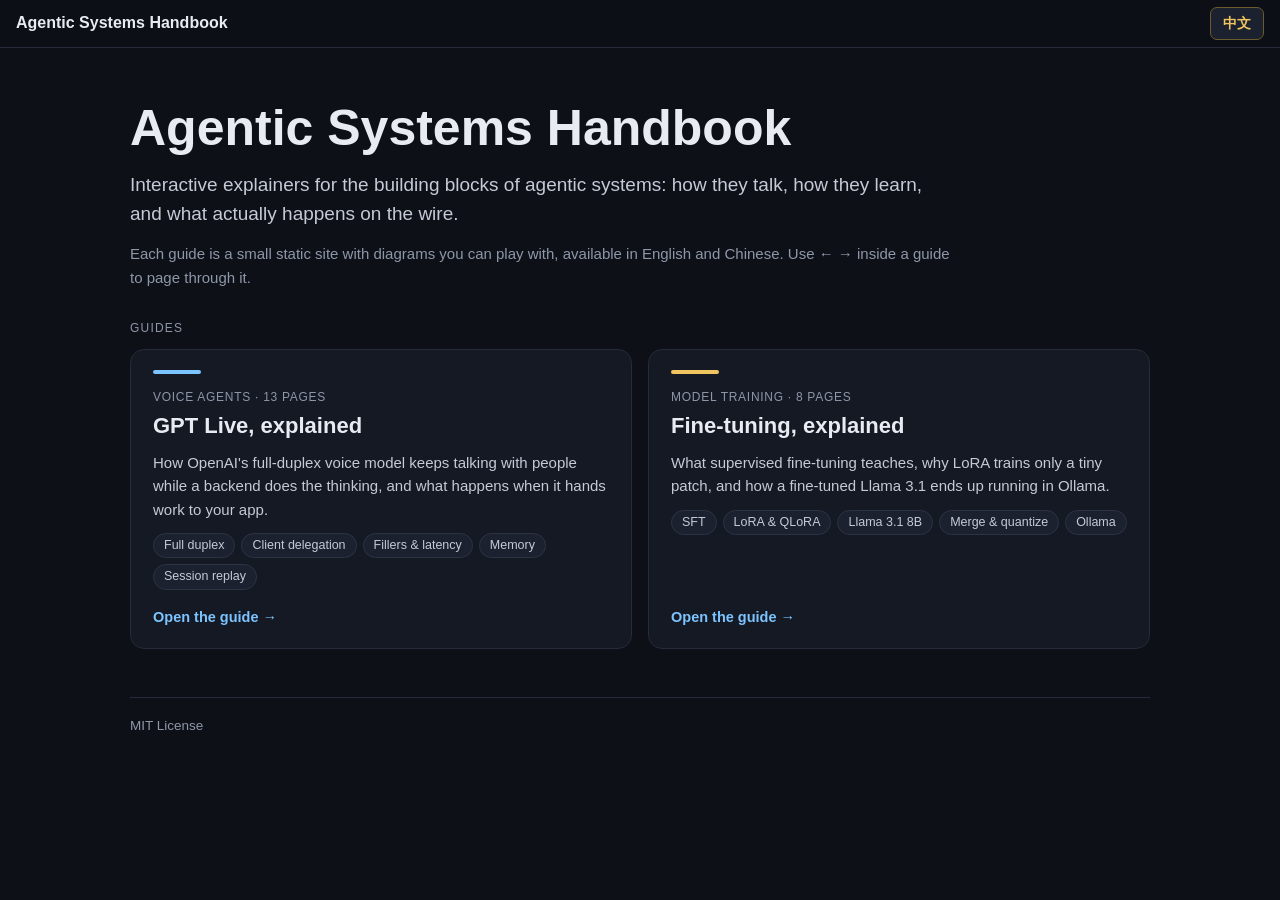
<file: index.html>
<!DOCTYPE html>
<html lang="en">
<head>
<meta charset="utf-8">
<meta name="viewport" content="width=device-width, initial-scale=1">
<title>Agentic Systems Handbook</title>
<style>
:root {
  --bg: #0d1017; --panel: #151924; --panel2: #1c2130; --ink: #e8ebf1; --muted: #8e97a8; --line: #252b39;
  --accent: #7cc4ff; --gold: #f0c560;
}
* { box-sizing: border-box; }
html, body { margin: 0; background: var(--bg); color: var(--ink);
  font: 16px/1.55 -apple-system, BlinkMacSystemFont, "Segoe UI", Inter, Roboto, "PingFang SC", "Hiragino Sans GB", "Microsoft YaHei", sans-serif; }
a { color: var(--accent); text-decoration: none; }
header { position: fixed; inset: 0 0 auto 0; height: 48px; display: flex; align-items: center; gap: 8px;
  padding: 0 16px; background: rgba(13,16,23,.94); border-bottom: 1px solid var(--line); z-index: 10; }
header .brand { color: var(--ink); font-weight: 650; }
header .spacer { flex: 1; }
button { background: var(--panel2); color: var(--gold); border: 1px solid #6b5a2a; border-radius: 7px;
  padding: 5px 12px; font: inherit; font-size: 14px; font-weight: 650; min-width: 52px; cursor: pointer; }
main { max-width: 1100px; margin: 0 auto; padding: 96px 40px 60px; }
h1 { font-size: 50px; line-height: 1.15; margin: 4px 0 12px; }
.lead { color: #c4cad6; font-size: 19px; margin: 0 0 14px; max-width: 820px; }
.note { color: var(--muted); font-size: 15px; max-width: 820px; margin: 0 0 30px; }
.sec-h { color: var(--muted); font-size: 12px; text-transform: uppercase; letter-spacing: .1em; margin: 20px 0 12px; }
.guides { display: grid; grid-template-columns: repeat(auto-fill, minmax(420px, 1fr)); gap: 16px; }
.guide { display: flex; flex-direction: column; background: var(--panel); border: 1px solid var(--line); border-radius: 14px;
  padding: 20px 22px; color: var(--ink); transition: border-color .15s, transform .15s; }
.guide:hover { border-color: #4a5570; transform: translateY(-2px); }
.guide .bar { height: 4px; width: 48px; border-radius: 2px; background: var(--c); }
.guide .tag { color: var(--muted); font-size: 12px; text-transform: uppercase; letter-spacing: .06em; margin-top: 14px; }
.guide b { font-size: 22px; margin: 2px 0 8px; }
.guide p { margin: 0 0 12px; color: #c4cad6; font-size: 15px; }
.guide ul { margin: 0 0 16px; padding: 0; list-style: none; display: flex; flex-wrap: wrap; gap: 6px; }
.guide li { font-size: 12.5px; color: #c4cad6; background: var(--panel2); border: 1px solid #2c3345; border-radius: 999px; padding: 2px 10px; }
.guide .go { margin-top: auto; color: var(--accent); font-weight: 600; font-size: 14.5px; }
footer { margin-top: 48px; padding-top: 18px; border-top: 1px solid var(--line); color: var(--muted); font-size: 13.5px; }
@media (max-width: 760px) {
  main { padding: 72px 16px 40px; }
  h1 { font-size: 34px; }
  .guides { grid-template-columns: 1fr; }
}
</style>
</head>
<body>
<header>
  <a href="./" class="brand" id="brand"></a>
  <span class="spacer"></span>
  <button id="lang"></button>
</header>
<main id="view"></main>

<script>
const TXT = {
  en: {
    brand: "Agentic Systems Handbook", lang: "中文", langTitle: "切换到中文",
    lead: "Interactive explainers for the building blocks of agentic systems: how they talk, how they learn, and what actually happens on the wire.",
    note: "Each guide is a small static site with diagrams you can play with, available in English and Chinese. Use ← → inside a guide to page through it.",
    guidesH: "Guides", open: "Open the guide →",
    footer: "MIT License",
    guides: [
      { href: "gpt-live/", c: "#7cc4ff", tag: "Voice agents · 13 pages", title: "GPT Live, explained",
        text: "How OpenAI's full-duplex voice model keeps talking with people while a backend does the thinking, and what happens when it hands work to your app.",
        topics: ["Full duplex", "Client delegation", "Fillers & latency", "Memory", "Session replay"] },
      { href: "fine-tuning/", c: "#f0c560", tag: "Model training · 8 pages", title: "Fine-tuning, explained",
        text: "What supervised fine-tuning teaches, why LoRA trains only a tiny patch, and how a fine-tuned Llama 3.1 ends up running in Ollama.",
        topics: ["SFT", "LoRA & QLoRA", "Llama 3.1 8B", "Merge & quantize", "Ollama"] },
    ],
  },
  zh: {
    brand: "智能体系统手册", lang: "EN", langTitle: "Switch to English",
    lead: "用可交互的图解讲清智能体系统的基本构件：它们怎么对话、怎么学习，以及线路上到底发生了什么。",
    note: "每个专题都是一个小型静态网站，图表可以动手操作，提供中英文两种语言。在专题内用 ← → 翻页。",
    guidesH: "专题", open: "打开专题 →",
    footer: "MIT 许可证",
    guides: [
      { href: "gpt-live/", c: "#7cc4ff", tag: "语音智能体 · 13 页", title: "GPT Live 图解",
        text: "OpenAI 的全双工语音模型如何一边和人聊天、一边让后台去思考，以及它把任务交给你的应用时到底发生了什么。",
        topics: ["全双工", "客户端委派", "填充语与延迟", "记忆", "会话回放"] },
      { href: "fine-tuning/", c: "#f0c560", tag: "模型训练 · 8 页", title: "微调，讲清楚",
        text: "监督微调（SFT）教了什么，LoRA 为什么只训练一小块补丁，以及微调后的 Llama 3.1 如何在 Ollama 里跑起来。",
        topics: ["SFT", "LoRA 与 QLoRA", "Llama 3.1 8B", "合并与量化", "Ollama"] },
    ],
  },
};
const esc = s => String(s).replace(/[&<>"]/g, c => ({ "&": "&amp;", "<": "&lt;", ">": "&gt;", '"': "&quot;" }[c]));
let LANG = (() => {
  const q = new URLSearchParams(location.search).get("lang");
  if (q === "en" || q === "zh") return q;
  try { const s = localStorage.getItem("handbook-lang"); if (s === "en" || s === "zh") return s; } catch (e) {}
  return (navigator.language || "").toLowerCase().startsWith("zh") ? "zh" : "en";
})();
function render() {
  const t = TXT[LANG];
  document.documentElement.lang = LANG === "zh" ? "zh-CN" : "en";
  document.title = t.brand;
  document.getElementById("brand").textContent = t.brand;
  const b = document.getElementById("lang");
  b.textContent = t.lang; b.title = t.langTitle;
  // pass the language on, so each guide opens in the same language
  document.getElementById("view").innerHTML = `<h1>${esc(t.brand)}</h1><p class="lead">${esc(t.lead)}</p><p class="note">${esc(t.note)}</p>
    <div class="sec-h">${esc(t.guidesH)}</div>
    <div class="guides">${t.guides.map(g => `<a class="guide" href="${g.href}index.html?lang=${LANG}" style="--c:${g.c}">
      <div class="bar"></div><div class="tag">${esc(g.tag)}</div><b>${esc(g.title)}</b><p>${esc(g.text)}</p>
      <ul>${g.topics.map(x => `<li>${esc(x)}</li>`).join("")}</ul><span class="go">${esc(t.open)}</span></a>`).join("")}</div>
    <footer>${esc(t.footer)}</footer>`;
}
document.getElementById("lang").onclick = () => {
  LANG = LANG === "en" ? "zh" : "en";
  try { localStorage.setItem("handbook-lang", LANG); } catch (e) {}
  render();
};
render();
</script>
</body>
</html>
</file>
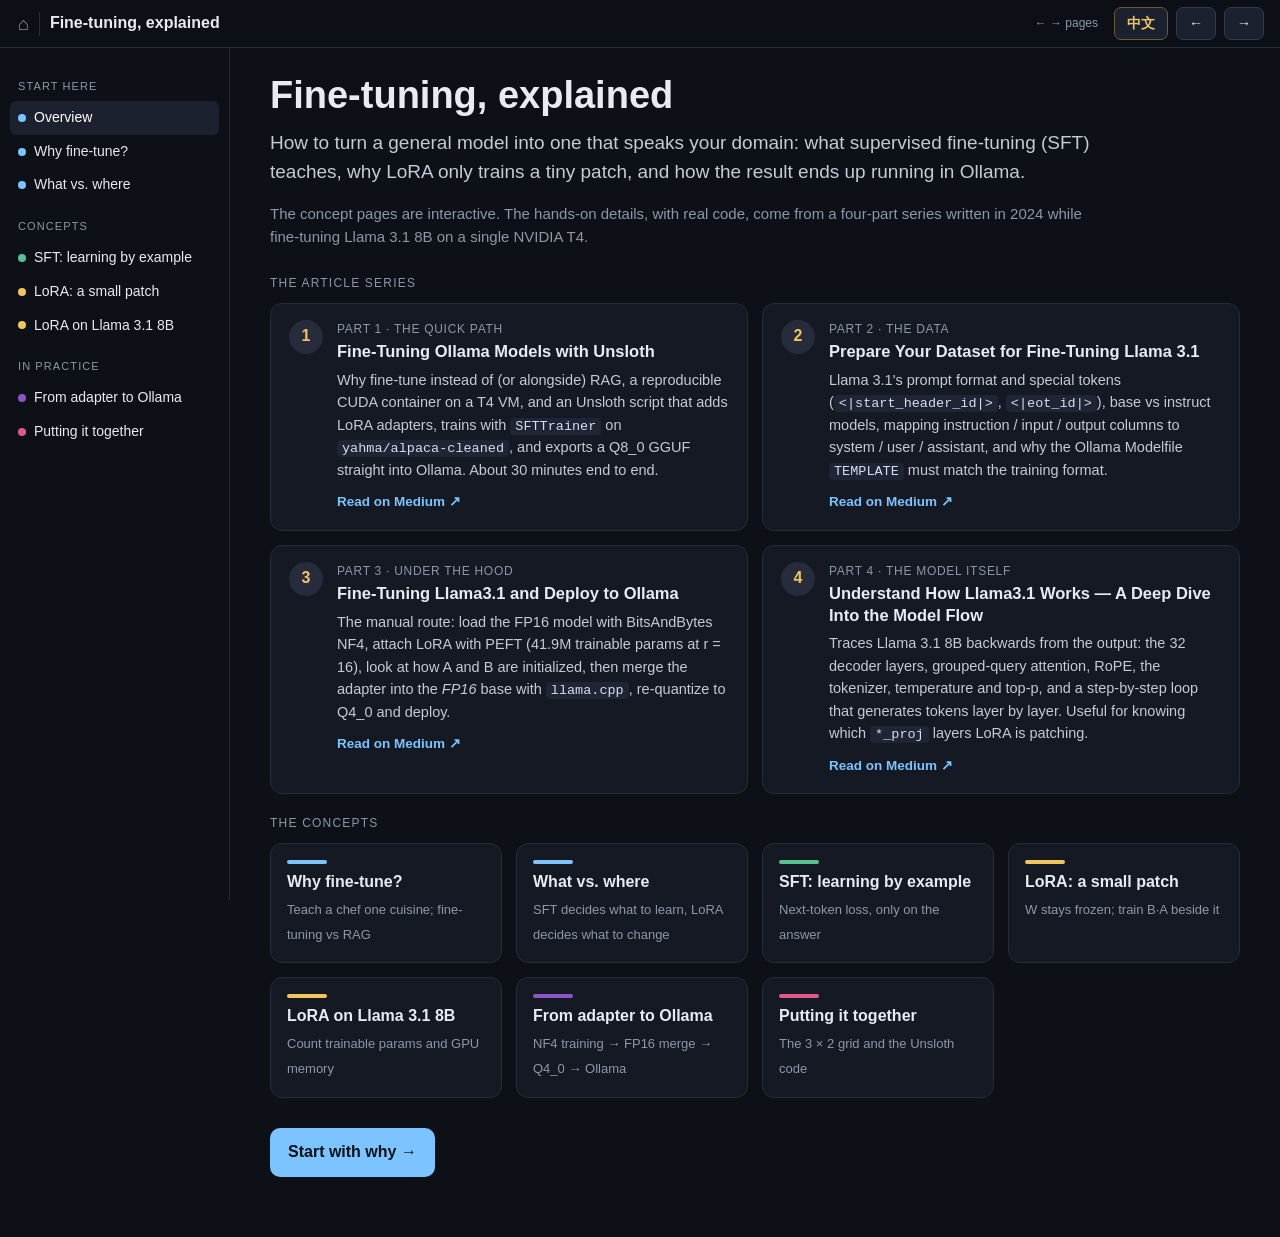
<file: fine-tuning/index.html>
<!DOCTYPE html>
<html lang="en">
<head>
<meta charset="utf-8">
<meta name="viewport" content="width=device-width, initial-scale=1">
<title>Fine-tuning, explained</title>
<link rel="stylesheet" href="styles.css">
</head>
<body>
<header>
  <a href="../index.html" class="up" title="Agentic Systems Handbook" aria-label="Agentic Systems Handbook">⌂</a>
  <a href="#" class="brand" id="brand">Fine-tuning, explained</a>
  <span class="spacer"></span>
  <span class="hint" id="hint"></span>
  <button id="lang" class="lang"></button>
  <button id="prev">←</button>
  <button id="next">→</button>
</header>
<nav id="side"></nav>
<main id="view"></main>

<script src="content.js"></script>
<script src="app.js"></script>
</body>
</html>
</file>
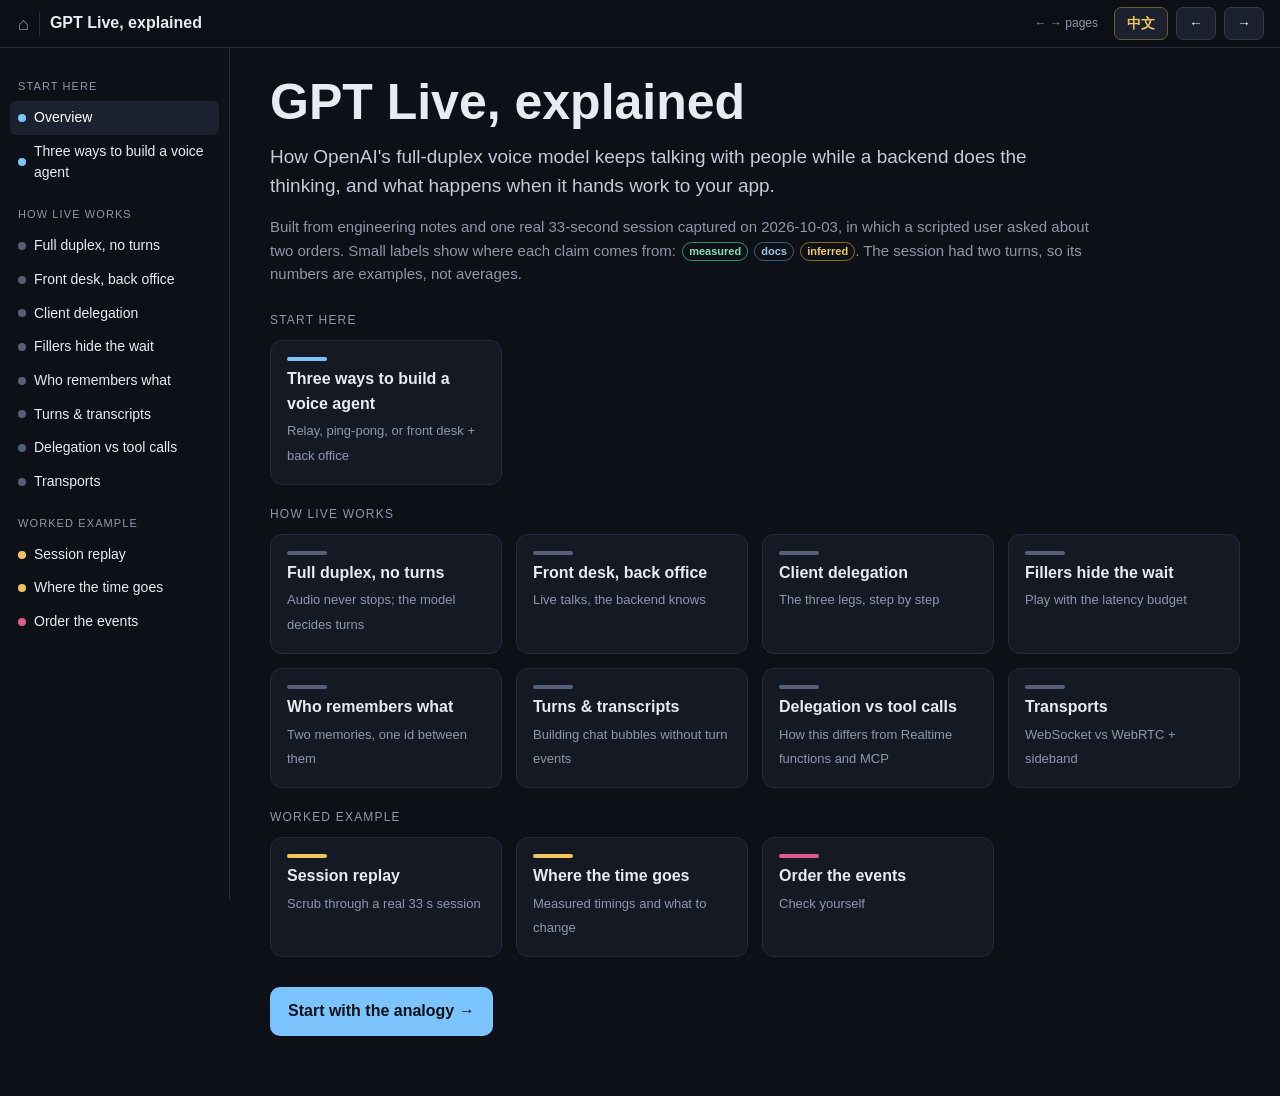
<file: gpt-live/index.html>
<!DOCTYPE html>
<html lang="en">
<head>
<meta charset="utf-8">
<meta name="viewport" content="width=device-width, initial-scale=1">
<title>GPT Live, explained</title>
<link rel="stylesheet" href="styles.css">
</head>
<body>
<header>
  <a href="../index.html" class="up" title="Agentic Systems Handbook" aria-label="Agentic Systems Handbook">⌂</a>
  <a href="#" class="brand" id="brand">GPT Live, explained</a>
  <span class="spacer"></span>
  <span class="hint" id="hint"></span>
  <button id="lang" class="lang"></button>
  <button id="prev">←</button>
  <button id="next">→</button>
</header>
<nav id="side"></nav>
<main id="view"></main>
<aside id="drawer" aria-live="polite"></aside>

<script src="data.js"></script>
<script src="content.js"></script>
<script src="app.js"></script>
</body>
</html>
</file>
<file: fine-tuning/styles.css>
:root {
  --bg: #0d1017; --panel: #151924; --panel2: #1c2130; --ink: #e8ebf1; --muted: #8e97a8; --line: #252b39;
  --accent: #7cc4ff; --gold: #f0c560; --bad: #e05a5a; --good: #59c08f;
}
* { box-sizing: border-box; }
html, body { margin: 0; background: var(--bg); color: var(--ink);
  font: 16px/1.55 -apple-system, BlinkMacSystemFont, "Segoe UI", Inter, Roboto, "PingFang SC", "Hiragino Sans GB", "Microsoft YaHei", sans-serif; }
a { color: var(--accent); text-decoration: none; }
h1 { font-size: 38px; line-height: 1.15; margin: 4px 0 10px; }
h2 { font-size: 23px; margin: 34px 0 10px; }
h3 { font-size: 17px; margin: 22px 0 8px; }
p { max-width: 860px; }
code { font: 13.5px ui-monospace, SFMono-Regular, Menlo, monospace; background: #1f2534; padding: 1px 5px; border-radius: 4px; color: #d7def0; }
.kicker { color: var(--accent); text-transform: uppercase; letter-spacing: .08em; font-size: 12px; font-weight: 650; }
.kicker.sub { color: var(--muted); margin: 14px 0 6px; }
.cap { color: #c4cad6; font-size: 18px; margin: 0 0 18px; max-width: 900px; }
.muted { color: var(--muted); }
.small-note { color: var(--muted); font-size: 14px; }

/* ---------- chrome ---------- */
header { position: fixed; inset: 0 0 auto 0; height: 48px; display: flex; align-items: center; gap: 8px;
  padding: 0 16px; background: rgba(13,16,23,.94); border-bottom: 1px solid var(--line); z-index: 10; }
header .brand { color: var(--ink); font-weight: 650; }
header .up { color: var(--muted); font-size: 18px; padding: 0 10px 0 2px; margin-right: 2px; border-right: 1px solid var(--line); line-height: 24px; }
header .up:hover { color: var(--ink); }
header .spacer { flex: 1; }
header .hint { color: var(--muted); font-size: 12px; margin-right: 8px; }
button { background: var(--panel2); color: var(--ink); border: 1px solid #323a4c; border-radius: 7px;
  padding: 5px 12px; font: inherit; font-size: 14px; cursor: pointer; }
button:hover:not(:disabled) { border-color: #56607a; }
button:disabled { opacity: .4; cursor: default; }
button.on { background: var(--accent); color: #0d1017; border-color: var(--accent); font-weight: 600; }
button.lang { min-width: 52px; font-weight: 650; color: var(--gold); border-color: #6b5a2a; }

nav#side { position: fixed; top: 48px; left: 0; bottom: 0; width: 230px; overflow-y: auto;
  border-right: 1px solid var(--line); padding: 14px 10px 30px; }
nav#side .sec { color: var(--muted); font-size: 11px; text-transform: uppercase; letter-spacing: .1em; margin: 16px 8px 6px; }
nav#side a { display: flex; align-items: center; gap: 8px; color: var(--ink); padding: 6px 8px; border-radius: 6px; font-size: 14px; }
nav#side a:hover { background: var(--panel); }
nav#side a.active { background: var(--panel2); color: #fff; }
nav#side a i { width: 8px; height: 8px; border-radius: 50%; flex: none; }

main#view { margin-left: 230px; padding: 70px 40px 60px; min-height: 100vh; max-width: 1280px; }

  background: #141823; border-left: 1px solid #2a3140; transform: translateX(105%);
  transition: transform .25s ease; z-index: 9; overflow-y: auto; box-shadow: -10px 0 30px rgba(0,0,0,.35); }

/* ---------- home ---------- */
.home h1 { font-size: 50px; }
.home .lead { color: #c4cad6; font-size: 19px; margin: 0 0 14px; max-width: 820px; }
.home .note { color: var(--muted); font-size: 15px; max-width: 820px; margin-bottom: 26px; }
.sec-h { color: var(--muted); font-size: 12px; text-transform: uppercase; letter-spacing: .1em; margin: 20px 0 10px; }
.cards { display: grid; grid-template-columns: repeat(auto-fill, minmax(220px, 1fr)); gap: 14px; }
.cards a { display: block; background: var(--panel); border: 1px solid var(--line); border-radius: 12px;
  padding: 16px; color: var(--ink); transition: border-color .15s, transform .15s; }
.cards a:hover { border-color: #4a5570; transform: translateY(-2px); }
.cards a b { display: block; font-size: 16px; margin: 6px 0 2px; }
.cards a span { color: var(--muted); font-size: 13px; }
.cards a .bar { height: 4px; border-radius: 2px; width: 40px; }
.cta { display: inline-block; margin-top: 30px; padding: 12px 18px; border-radius: 10px; background: var(--accent); color: #0d1017; font-weight: 650; }

/* ---------- shared blocks ---------- */
.stage { background: var(--panel); border: 1px solid var(--line); border-radius: 14px; padding: 12px; margin: 8px 0; min-width: 0; }
.stage h3 { margin: 4px 0 0; }
.stage svg { display: block; width: 100%; height: auto; }
.modes { display: flex; gap: 8px; flex-wrap: wrap; margin: 6px 0 14px; }
.two { display: grid; grid-template-columns: 1fr 1fr; gap: 20px; }
.pts { padding-left: 20px; max-width: 880px; }
.pts li { margin: 6px 0; }
.callout { border-left: 3px solid var(--gold); background: #1a1f2c; padding: 12px 16px; border-radius: 0 10px 10px 0; color: #dfe4ee; }
.tablewrap { overflow-x: auto; margin: 10px 0; }
table { border-collapse: collapse; width: 100%; max-width: 1000px; font-size: 15px; }
th, td { text-align: left; padding: 9px 12px; border-bottom: 1px solid var(--line); vertical-align: top; }
th { color: var(--muted); font-weight: 600; font-size: 13px; text-transform: uppercase; letter-spacing: .04em; }
table.cmp td:first-child { color: var(--muted); }
table.para td { width: 50%; font-style: italic; color: #d6dbe6; }
pre.json, pre.code { background: #0f131c; border: 1px solid var(--line); border-radius: 10px; padding: 12px 14px; overflow-x: auto;
  font: 12.5px/1.5 ui-monospace, SFMono-Regular, Menlo, monospace; color: #c9d1e3; white-space: pre-wrap; word-break: break-word; max-width: 1000px; }
pre .jk { color: #9cc3e8; } pre .js { color: #b8e0a0; } pre .jn { color: #f0c560; }
pre mark { background: rgba(240,197,96,.18); color: inherit; border-radius: 3px; }
.pager { display: flex; justify-content: space-between; gap: 12px; margin-top: 44px; padding-top: 18px; border-top: 1px solid var(--line); font-size: 15px; }

/* ---------- svg ---------- */
.nl { fill: #fff; font-weight: 650; font-size: 15px; pointer-events: none; }
.nl.small { font-size: 13.5px; }
.ns { fill: rgba(255,255,255,.82); font-size: 12px; pointer-events: none; }
.edge { fill: none; stroke: #4a5366; stroke-width: 2; }
.edge.dashed { stroke-dasharray: 6 5; }
.edge-label { fill: var(--muted); font-size: 12.5px; }
.lane-label { fill: #aab2c2; font-size: 13px; }
.ev-label { fill: #c9cfdb; font-size: 12px; }
.ev-label.bad { fill: var(--bad); font-weight: 650; }
.bar-label { fill: var(--muted); font-size: 11.5px; }
.axis { fill: var(--muted); font-size: 11.5px; text-anchor: middle; }
.grid { stroke: #222836; stroke-width: 1; }
.zero { stroke: #56607a; stroke-width: 1.5; stroke-dasharray: 3 3; }
.silence { fill: #2a3142; }
.baseline { stroke: #2a3142; stroke-width: 1; stroke-dasharray: 2 4; }
.evline { stroke-width: 1; stroke-dasharray: 2 3; opacity: .7; }
.playhead { stroke: var(--gold); stroke-width: 2; }
.deadair { fill: rgba(224,90,90,.13); stroke: rgba(224,90,90,.5); stroke-dasharray: 4 3; }
.ninety { stroke: var(--bad); stroke-dasharray: 5 4; }
.fill-line { fill: none; stroke: var(--accent); stroke-width: 2.5; }
.fo { color: rgba(255,255,255,.88); font-size: 13px; line-height: 1.35; text-align: center; }
.legend-row { display: flex; gap: 18px; flex-wrap: wrap; color: var(--muted); font-size: 13px; margin: 6px 0 4px; }
.legend-row span::before { content: ""; display: inline-block; width: 14px; height: 10px; border-radius: 3px; margin-right: 6px; vertical-align: -1px; background: var(--c); }
.legend-row .sil::before { background: #2a3142; height: 6px; vertical-align: 1px; }
.legend-row .evl::before { width: 8px; height: 8px; border-radius: 50%; background: #9aa3b5; }

/* ---------- split ---------- */
.card-col { background: var(--panel); border: 1px solid var(--line); border-top: 4px solid var(--c); border-radius: 12px; padding: 4px 18px 10px; }

/* ---------- steps (from delegation) ---------- */
.comp-layout { display: grid; grid-template-columns: 340px minmax(0, 1fr); gap: 24px; align-items: start; }
.guide { position: sticky; top: 64px; }
.steplist { list-style: none; margin: 0; padding: 0; }
.steplist li { border-left: 2px solid var(--line); margin: 0 0 2px; }
.steplist li.on { border-color: var(--gold); background: #1a1f2c; border-radius: 0 8px 8px 0; }
.steplist .st { all: unset; cursor: pointer; display: flex; gap: 8px; align-items: center; padding: 7px 10px; font-size: 14.5px; color: #9aa3b5; width: calc(100% - 20px); }
.steplist li.on .st { color: #fff; font-weight: 600; }
.steplist .n, .qcard .n { display: inline-grid; place-items: center; width: 22px; height: 22px; border-radius: 50%; background: #262c3b; font-size: 11.5px; flex: none; }
.steplist li.on .n { background: var(--gold); color: #111; }
.steplist p { display: none; margin: 0; padding: 0 12px 12px 40px; font-size: 14.5px; line-height: 1.55; color: #d6dbe6; }
.steplist li.on p { display: block; }
.stepnav { display: flex; gap: 8px; flex-wrap: wrap; align-items: center; margin: 4px 0 10px; }
.tcount { color: var(--muted); font-size: 13px; }
/* ---------- formula & sliders ---------- */
.formula { font: 600 17px ui-monospace, Menlo, monospace; color: var(--gold); background: #1a1f2c; padding: 12px 16px; border-radius: 10px; display: inline-block; margin: 4px 0; }
.sliders { display: flex; gap: 26px; flex-wrap: wrap; margin: 6px 0 12px; color: var(--muted); font-size: 14px; }
.sliders label, label.sliders { display: flex; flex-direction: column; gap: 4px; }
.sliders b { color: var(--ink); }
.sliders input[type=range] { width: 230px; accent-color: var(--accent); }
.sliders.one { flex-direction: row; align-items: center; gap: 12px; margin: 8px 6px; }
.result { font-size: 16px; margin: 8px 6px 4px; }
.result b.bad { color: var(--bad); } .result b.good { color: var(--good); }


/* ---------- fine-tuning: home article series ---------- */
.acards { display: grid; grid-template-columns: repeat(auto-fill, minmax(380px, 1fr)); gap: 14px; margin-bottom: 8px; }
.art { display: flex; gap: 14px; background: var(--panel); border: 1px solid var(--line); border-radius: 12px; padding: 16px 18px;
  color: var(--ink); transition: border-color .15s, transform .15s; }
.art:hover { border-color: #4a5570; transform: translateY(-2px); }
.art-n { flex: none; width: 34px; height: 34px; border-radius: 50%; display: grid; place-items: center; background: #262c3b; color: var(--gold); font-weight: 700; }
.art-tag { color: var(--muted); font-size: 12px; text-transform: uppercase; letter-spacing: .06em; }
.art b { display: block; font-size: 16.5px; margin: 3px 0 6px; line-height: 1.3; }
.art p { margin: 0 0 8px; color: #c4cad6; font-size: 14.5px; }
.art-go { color: var(--accent); font-size: 13.5px; font-weight: 600; }

/* ---------- axes matrix ---------- */
.matrix { display: grid; grid-template-columns: 170px repeat(2, minmax(0, 1fr)); gap: 10px; max-width: 900px; margin: 10px 0 14px; }
.mx-corner { display: flex; flex-direction: column; justify-content: flex-end; gap: 2px; color: var(--muted); font-size: 12px; }
.mx-col { color: var(--ink); font-weight: 650; padding: 8px 12px; border-bottom: 3px solid var(--c); display: flex; align-items: center; gap: 12px; }
.picon { flex: none; }
.mx-row { display: flex; flex-direction: column; justify-content: center; padding: 6px 4px; }
.mx-row b { font-size: 16px; } .mx-row span { color: var(--muted); font-size: 13px; }
.mx-cell { position: relative; min-height: 74px; text-align: left; border-radius: 12px; background: var(--panel); display: flex; align-items: center; padding: 12px 14px; }
.mx-cell.on, .mx-cell.on:hover { border-color: var(--gold); background: #2a2616; box-shadow: 0 0 0 1px var(--gold) inset; }
.mx-tag { font-size: 14px; color: #c4cad6; }
.mx-cell.on .mx-tag { color: #fff; font-weight: 600; }
.mx-star { position: absolute; top: 8px; right: 10px; font-size: 11px; color: var(--gold); border: 1px solid #6b5a2a; border-radius: 999px; padding: 1px 8px; }

/* ---------- sft tokens ---------- */
.modes .sep { width: 1px; background: var(--line); margin: 0 4px; }
.tokstrip { display: flex; flex-wrap: wrap; gap: 6px 4px; padding: 6px 2px; }
.tok { all: unset; cursor: pointer; display: flex; flex-direction: column; align-items: stretch; gap: 4px; }
.tok .tk { font: 12.5px ui-monospace, SFMono-Regular, Menlo, monospace; padding: 4px 7px; border-radius: 6px; border: 1px solid transparent; white-space: nowrap; }
.tok.t-sp .tk { background: #262c3b; color: #8e97a8; font-size: 11px; }
.tok.t-sys .tk, .tok.t-usr .tk { background: rgba(74,99,200,.28); color: #cdd6f5; }
.tok.t-ast .tk { background: rgba(47,143,106,.34); color: #c8f0dc; }
.tok.cur .tk { border-color: var(--gold); box-shadow: 0 0 0 1px var(--gold); }
.tok .lb { height: 58px; display: flex; align-items: flex-end; justify-content: center; border-bottom: 1px solid #2a3142; }
.tok .lb i { display: block; width: 70%; border-radius: 3px 3px 0 0; transition: height .3s; }
.tok .lb em { display: block; width: 70%; height: 2px; margin-bottom: 3px; background: repeating-linear-gradient(90deg, #3a4254 0 3px, transparent 3px 6px); }
.tok.masked .tk { opacity: .55; }
pre.prompt .pm { color: #7a849a; } pre.prompt .ps, pre.prompt .pu { color: #a9b8f0; } pre.prompt .pa { color: #8fd8b5; }
.pipe { display: flex; align-items: stretch; gap: 8px; flex-wrap: wrap; max-width: 980px; margin: 8px 0 12px; }
.pipe-step { flex: 1 1 200px; background: var(--panel); border: 1px solid var(--line); border-radius: 12px; padding: 12px 14px; display: flex; flex-direction: column; gap: 2px; }
.pipe-step b { font-size: 16px; } .pipe-step span { color: #c4cad6; font-size: 14px; } .pipe-step small { color: var(--muted); font-size: 12.5px; }
.pipe-step.on { border-color: var(--good); background: rgba(47,143,106,.12); }
.pipe-arrow { align-self: center; color: var(--muted); font-size: 20px; }

/* ---------- lora svg ---------- */
.mx-name { fill: #fff; font: 700 17px ui-monospace, Menlo, monospace; }
.mx-lbl { fill: var(--muted); font-size: 12px; } .mx-lbl.gold { fill: var(--gold); }
.mx-dim { fill: var(--muted); font: 12px ui-monospace, Menlo, monospace; text-anchor: middle; }
.mx-op { fill: #c4cad6; font-size: 26px; text-anchor: middle; }
.mx-zero { fill: var(--muted); font: 700 18px ui-monospace, Menlo, monospace; text-anchor: middle; }
.bar-val { fill: var(--ink); font-size: 13px; font-weight: 600; paint-order: stroke; stroke: var(--panel); stroke-width: 5px; }

/* ---------- llama modules ---------- */
#mods { display: flex; flex-direction: column; gap: 8px; margin: 6px 0 12px; }
.modgrp { display: flex; flex-wrap: wrap; align-items: center; gap: 8px; }
.modgrp > span { width: 80px; color: var(--muted); font-size: 12px; text-transform: uppercase; letter-spacing: .06em; }
.mod { display: flex; flex-direction: column; align-items: flex-start; padding: 6px 12px; opacity: .55; }
.mod b { font: 600 13px ui-monospace, Menlo, monospace; } .mod span { color: var(--muted); font-size: 11.5px; }
.mod.on { opacity: 1; border-color: var(--gold); background: #2a2616; color: var(--ink); font-weight: 400; }

/* ---------- deploy ---------- */
.dep-future { opacity: .2; }
.dep-past { stroke: #6b7590; }
.dep-cur { stroke: var(--gold); stroke-width: 3; }
.dep-node.future { opacity: .3; }
.dep-node.cur rect { stroke: var(--gold); stroke-width: 2.5; }
#dcode { min-height: 120px; margin-top: 10px; white-space: pre-wrap; }

@media (max-width: 1000px) {
  nav#side { display: none; }
  main#view { margin-left: 0; padding: 64px 16px 40px; }
  header .hint { display: none; }
  .comp-layout, .two { grid-template-columns: 1fr; }
  .guide { position: static; }
  h1 { font-size: 30px; } .home h1 { font-size: 36px; }
  .acards { grid-template-columns: 1fr; }
  .matrix { grid-template-columns: 90px repeat(2, minmax(0, 1fr)); }
  .sliders input[type=range] { width: 100%; }
  .sliders label { flex: 1 1 100%; }
  .pipe-arrow, .modes .sep, .picon { display: none; }
}
.legend-row .nol::before { background: repeating-linear-gradient(90deg, #56607a 0 3px, transparent 3px 6px); height: 2px; vertical-align: 3px; }
</file>
<file: gpt-live/styles.css>
:root {
  --bg: #0d1017; --panel: #151924; --panel2: #1c2130; --ink: #e8ebf1; --muted: #8e97a8; --line: #252b39;
  --accent: #7cc4ff; --gold: #f0c560; --bad: #e05a5a; --good: #59c08f;
}
* { box-sizing: border-box; }
html, body { margin: 0; background: var(--bg); color: var(--ink);
  font: 16px/1.55 -apple-system, BlinkMacSystemFont, "Segoe UI", Inter, Roboto, "PingFang SC", "Hiragino Sans GB", "Microsoft YaHei", sans-serif; }
a { color: var(--accent); text-decoration: none; }
h1 { font-size: 38px; line-height: 1.15; margin: 4px 0 10px; }
h2 { font-size: 23px; margin: 34px 0 10px; }
h3 { font-size: 17px; margin: 22px 0 8px; }
p { max-width: 860px; }
code { font: 13.5px ui-monospace, SFMono-Regular, Menlo, monospace; background: #1f2534; padding: 1px 5px; border-radius: 4px; color: #d7def0; }
.kicker { color: var(--accent); text-transform: uppercase; letter-spacing: .08em; font-size: 12px; font-weight: 650; }
.kicker.sub { color: var(--muted); margin: 14px 0 6px; }
.cap { color: #c4cad6; font-size: 18px; margin: 0 0 18px; max-width: 900px; }
.muted { color: var(--muted); }
.small-note { color: var(--muted); font-size: 14px; }

/* ---------- chrome ---------- */
header { position: fixed; inset: 0 0 auto 0; height: 48px; display: flex; align-items: center; gap: 8px;
  padding: 0 16px; background: rgba(13,16,23,.94); border-bottom: 1px solid var(--line); z-index: 10; }
header .brand { color: var(--ink); font-weight: 650; }
header .up { color: var(--muted); font-size: 18px; padding: 0 10px 0 2px; margin-right: 2px; border-right: 1px solid var(--line); line-height: 24px; }
header .up:hover { color: var(--ink); }
header .spacer { flex: 1; }
header .hint { color: var(--muted); font-size: 12px; margin-right: 8px; }
button { background: var(--panel2); color: var(--ink); border: 1px solid #323a4c; border-radius: 7px;
  padding: 5px 12px; font: inherit; font-size: 14px; cursor: pointer; }
button:hover:not(:disabled) { border-color: #56607a; }
button:disabled { opacity: .4; cursor: default; }
button.on { background: var(--accent); color: #0d1017; border-color: var(--accent); font-weight: 600; }
button.lang { min-width: 52px; font-weight: 650; color: var(--gold); border-color: #6b5a2a; }

nav#side { position: fixed; top: 48px; left: 0; bottom: 0; width: 230px; overflow-y: auto;
  border-right: 1px solid var(--line); padding: 14px 10px 30px; }
nav#side .sec { color: var(--muted); font-size: 11px; text-transform: uppercase; letter-spacing: .1em; margin: 16px 8px 6px; }
nav#side a { display: flex; align-items: center; gap: 8px; color: var(--ink); padding: 6px 8px; border-radius: 6px; font-size: 14px; }
nav#side a:hover { background: var(--panel); }
nav#side a.active { background: var(--panel2); color: #fff; }
nav#side a i { width: 8px; height: 8px; border-radius: 50%; flex: none; }

main#view { margin-left: 230px; padding: 70px 40px 60px; min-height: 100vh; max-width: 1280px; }

aside#drawer { position: fixed; top: 48px; right: 0; bottom: 0; width: 440px; max-width: 100%; padding: 26px 24px;
  background: #141823; border-left: 1px solid #2a3140; transform: translateX(105%);
  transition: transform .25s ease; z-index: 9; overflow-y: auto; box-shadow: -10px 0 30px rgba(0,0,0,.35); }
aside#drawer.open { transform: none; }
aside#drawer .x { position: absolute; top: 12px; right: 12px; }
aside#drawer h2 { margin-top: 6px; font-size: 19px; word-break: break-word; }

/* ---------- badges ---------- */
.badge { display: inline-block; font-size: 11px; line-height: 1; padding: 3px 6px; border-radius: 999px; vertical-align: 1px;
  border: 1px solid; margin-left: 2px; cursor: help; white-space: nowrap; font-weight: 600; }
.b-m { color: #7fe0b0; border-color: #2f8f6a; }
.b-d { color: #9cc3e8; border-color: #3f5c7a; }
.b-i { color: var(--gold); border-color: #8a6d22; }

/* ---------- home ---------- */
.home h1 { font-size: 50px; }
.home .lead { color: #c4cad6; font-size: 19px; margin: 0 0 14px; max-width: 820px; }
.home .note { color: var(--muted); font-size: 15px; max-width: 820px; margin-bottom: 26px; }
.sec-h { color: var(--muted); font-size: 12px; text-transform: uppercase; letter-spacing: .1em; margin: 20px 0 10px; }
.cards { display: grid; grid-template-columns: repeat(auto-fill, minmax(220px, 1fr)); gap: 14px; }
.cards a { display: block; background: var(--panel); border: 1px solid var(--line); border-radius: 12px;
  padding: 16px; color: var(--ink); transition: border-color .15s, transform .15s; }
.cards a:hover { border-color: #4a5570; transform: translateY(-2px); }
.cards a b { display: block; font-size: 16px; margin: 6px 0 2px; }
.cards a span { color: var(--muted); font-size: 13px; }
.cards a .bar { height: 4px; border-radius: 2px; width: 40px; }
.cta { display: inline-block; margin-top: 30px; padding: 12px 18px; border-radius: 10px; background: var(--accent); color: #0d1017; font-weight: 650; }

/* ---------- shared blocks ---------- */
.stage { background: var(--panel); border: 1px solid var(--line); border-radius: 14px; padding: 12px; margin: 8px 0; min-width: 0; }
.stage h3 { margin: 4px 0 0; }
.stage svg { display: block; width: 100%; height: auto; }
.modes { display: flex; gap: 8px; flex-wrap: wrap; margin: 6px 0 14px; }
.two { display: grid; grid-template-columns: 1fr 1fr; gap: 20px; }
.pts { padding-left: 20px; max-width: 880px; }
.pts li { margin: 6px 0; }
.callout { border-left: 3px solid var(--gold); background: #1a1f2c; padding: 12px 16px; border-radius: 0 10px 10px 0; color: #dfe4ee; }
.tablewrap { overflow-x: auto; margin: 10px 0; }
table { border-collapse: collapse; width: 100%; max-width: 1000px; font-size: 15px; }
th, td { text-align: left; padding: 9px 12px; border-bottom: 1px solid var(--line); vertical-align: top; }
th { color: var(--muted); font-weight: 600; font-size: 13px; text-transform: uppercase; letter-spacing: .04em; }
table.cmp td:first-child { color: var(--muted); }
table.para td { width: 50%; font-style: italic; color: #d6dbe6; }
pre.json, pre.code { background: #0f131c; border: 1px solid var(--line); border-radius: 10px; padding: 12px 14px; overflow-x: auto;
  font: 12.5px/1.5 ui-monospace, SFMono-Regular, Menlo, monospace; color: #c9d1e3; white-space: pre-wrap; word-break: break-word; max-width: 1000px; }
pre .jk { color: #9cc3e8; } pre .js { color: #b8e0a0; } pre .jn { color: #f0c560; }
pre mark { background: rgba(240,197,96,.18); color: inherit; border-radius: 3px; }
.pager { display: flex; justify-content: space-between; gap: 12px; margin-top: 44px; padding-top: 18px; border-top: 1px solid var(--line); font-size: 15px; }

/* ---------- svg ---------- */
.nl { fill: #fff; font-weight: 650; font-size: 15px; pointer-events: none; }
.nl.small { font-size: 13.5px; }
.ns { fill: rgba(255,255,255,.82); font-size: 12px; pointer-events: none; }
.edge { fill: none; stroke: #4a5366; stroke-width: 2; }
.edge.dashed { stroke-dasharray: 6 5; }
.edge-label { fill: var(--muted); font-size: 12.5px; }
.lane-label { fill: #aab2c2; font-size: 13px; }
.ev-label { fill: #c9cfdb; font-size: 12px; }
.ev-label.bad { fill: var(--bad); font-weight: 650; }
.bar-label { fill: var(--muted); font-size: 11.5px; }
.axis { fill: var(--muted); font-size: 11.5px; text-anchor: middle; }
.grid { stroke: #222836; stroke-width: 1; }
.zero { stroke: #56607a; stroke-width: 1.5; stroke-dasharray: 3 3; }
.silence { fill: #2a3142; }
.baseline { stroke: #2a3142; stroke-width: 1; stroke-dasharray: 2 4; }
.evline { stroke-width: 1; stroke-dasharray: 2 3; opacity: .7; }
.playhead { stroke: var(--gold); stroke-width: 2; }
.deadair { fill: rgba(224,90,90,.13); stroke: rgba(224,90,90,.5); stroke-dasharray: 4 3; }
.ninety { stroke: var(--bad); stroke-dasharray: 5 4; }
.fill-line { fill: none; stroke: var(--accent); stroke-width: 2.5; }
.fo { color: rgba(255,255,255,.88); font-size: 13px; line-height: 1.35; text-align: center; }
.legend-row { display: flex; gap: 18px; flex-wrap: wrap; color: var(--muted); font-size: 13px; margin: 6px 0 4px; }
.legend-row span::before { content: ""; display: inline-block; width: 14px; height: 10px; border-radius: 3px; margin-right: 6px; vertical-align: -1px; background: var(--c); }
.legend-row .sil::before { background: #2a3142; height: 6px; vertical-align: 1px; }
.legend-row .evl::before { width: 8px; height: 8px; border-radius: 50%; background: #9aa3b5; }

/* ---------- intro ---------- */
.intro-grid { display: grid; grid-template-columns: minmax(260px, 360px) minmax(0, 1fr); gap: 28px; align-items: start; }
.mtext .tag { color: var(--muted); font-size: 14px; font-family: ui-monospace, Menlo, monospace; }
.mtext .analogy { font-size: 18px; color: #fff; margin: 8px 0; }
.dialogue-wrap { position: relative; }
.dialogue { min-height: 250px; padding: 10px 0; display: flex; flex-direction: column; gap: 8px; }
.replay-d { position: absolute; top: 8px; right: 0; font-size: 13px; }
.bub { max-width: 78%; padding: 8px 12px; border-radius: 12px; font-size: 15px; animation: rise .3s ease; }
.bub b { display: block; font-size: 11px; text-transform: uppercase; letter-spacing: .06em; opacity: .75; margin-bottom: 2px; }
.bub small { display: block; color: var(--muted); font-size: 11px; margin-top: 2px; }
.bub.user { background: #1d3a2f; align-self: flex-start; border-bottom-left-radius: 4px; }
.bub.agent { background: #23305c; align-self: flex-end; border-bottom-right-radius: 4px; }
.bub.sys { align-self: center; background: none; color: var(--muted); font-size: 13px; font-style: italic; padding: 2px; }
@keyframes rise { from { opacity: 0; transform: translateY(6px); } to { opacity: 1; transform: none; } }

/* ---------- split ---------- */
.card-col { background: var(--panel); border: 1px solid var(--line); border-top: 4px solid var(--c); border-radius: 12px; padding: 4px 18px 10px; }

/* ---------- delegation ---------- */
.comp-layout { display: grid; grid-template-columns: 340px minmax(0, 1fr); gap: 24px; align-items: start; }
.guide { position: sticky; top: 64px; }
.steplist { list-style: none; margin: 0; padding: 0; }
.steplist li { border-left: 2px solid var(--line); margin: 0 0 2px; }
.steplist li.on { border-color: var(--gold); background: #1a1f2c; border-radius: 0 8px 8px 0; }
.steplist .st { all: unset; cursor: pointer; display: flex; gap: 8px; align-items: center; padding: 7px 10px; font-size: 14.5px; color: #9aa3b5; width: calc(100% - 20px); }
.steplist li.on .st { color: #fff; font-weight: 600; }
.steplist .n, .qcard .n { display: inline-grid; place-items: center; width: 22px; height: 22px; border-radius: 50%; background: #262c3b; font-size: 11.5px; flex: none; }
.steplist li.on .n { background: var(--gold); color: #111; }
.steplist p { display: none; margin: 0; padding: 0 12px 12px 40px; font-size: 14.5px; line-height: 1.55; color: #d6dbe6; }
.steplist li.on p { display: block; }
.stepnav { display: flex; gap: 8px; flex-wrap: wrap; align-items: center; margin: 4px 0 10px; }
.tcount { color: var(--muted); font-size: 13px; }
.lifeline { stroke: #2e3546; stroke-width: 2; stroke-dasharray: 4 4; }
.oai-box { fill: rgba(74,99,200,.06); stroke: #3a4f8f; stroke-dasharray: 6 4; }
.msg { cursor: pointer; }
.msg .arrow { fill: none; stroke: #4a5366; stroke-width: 2; }
.msg .msg-label { fill: #8e97a8; font-size: 12.5px; }
.msg .msg-n { fill: #56607a; font-size: 11px; }
.msg.future { opacity: .18; }
.msg.past .arrow { stroke: #6b7590; }
.msg.past .msg-label { fill: #aab2c2; }
.msg.cur .arrow { stroke: var(--gold); stroke-width: 3; }
.msg.cur .msg-label { fill: #fff; font-weight: 650; }
.msg.cur .msg-n { fill: var(--gold); font-weight: 700; }

/* ---------- filler ---------- */
.formula { font: 600 17px ui-monospace, Menlo, monospace; color: var(--gold); background: #1a1f2c; padding: 12px 16px; border-radius: 10px; display: inline-block; margin: 4px 0; }
.sliders { display: flex; gap: 26px; flex-wrap: wrap; margin: 6px 0 12px; color: var(--muted); font-size: 14px; }
.sliders label, label.sliders { display: flex; flex-direction: column; gap: 4px; }
.sliders b { color: var(--ink); }
.sliders input[type=range] { width: 230px; accent-color: var(--accent); }
.sliders.one { flex-direction: row; align-items: center; gap: 12px; margin: 8px 6px; }
.result { font-size: 16px; margin: 8px 6px 4px; }
.result b.bad { color: var(--bad); } .result b.good { color: var(--good); }

/* ---------- turns ---------- */
.turns-demo .raw, .turns-demo .bubbles { height: 340px; overflow-y: auto; background: var(--panel); border: 1px solid var(--line); border-radius: 12px; padding: 10px; }
.turns-demo .bubbles { display: flex; flex-direction: column; gap: 8px; }
.rw { font-size: 12.5px; padding: 2px 0; color: #aab2c2; white-space: nowrap; overflow: hidden; text-overflow: ellipsis; }
.rw span { display: inline-block; width: 48px; color: var(--muted); text-align: right; margin-right: 8px; font-family: ui-monospace, Menlo, monospace; }
.rw code { font-size: 11.5px; background: none; padding: 0; color: #7a849a; }
.rw.in q { color: #8fd8b5; } .rw.out q { color: #a9b8f0; }
.rw.deleg code { color: var(--gold); font-weight: 700; }
.chip-d { align-self: center; font: 600 11.5px ui-monospace, Menlo, monospace; color: var(--gold); border: 1px solid #6b5a2a; border-radius: 999px; padding: 2px 10px; }

/* ---------- replay ---------- */
.replay-ctrl input[type=range] { flex: 1; min-width: 180px; accent-color: var(--gold); }
.replay-ctrl select { background: var(--panel2); color: var(--ink); border: 1px solid #323a4c; border-radius: 6px; padding: 3px 6px; font: inherit; }
.replay-ctrl label { color: var(--muted); font-size: 14px; }
.evdot { cursor: pointer; }
.evdot circle { stroke: #0d1017; stroke-width: 1.5; transition: r .15s; }
.evdot:hover circle, .evdot:focus circle { stroke: #fff; stroke-width: 2; }
.rt-bar { opacity: .55; }
.captions { display: flex; flex-direction: column; gap: 8px; max-height: 280px; overflow-y: auto; background: var(--panel); border: 1px solid var(--line); border-radius: 12px; padding: 12px; min-height: 80px; }
.lastev { align-self: center; color: var(--gold); font-size: 13px; }

/* ---------- quiz ---------- */
.quiz { display: grid; grid-template-columns: repeat(auto-fill, minmax(240px, 1fr)); gap: 10px; max-width: 1000px; }
.qcard { text-align: left; padding: 14px; font-size: 15px; display: flex; gap: 10px; align-items: center; min-height: 64px; }
.qcard.ok { background: rgba(89,192,143,.14); border-color: #2f8f6a; cursor: default; }
.qcard.ok .n { background: var(--good); color: #0d1017; }
.qcard.shake { animation: shake .4s; border-color: var(--bad); }
@keyframes shake { 20%, 60% { transform: translateX(-6px); } 40%, 80% { transform: translateX(6px); } }

@media (max-width: 1000px) {
  nav#side { display: none; }
  main#view { margin-left: 0; padding: 64px 16px 40px; }
  header .hint { display: none; }
  .intro-grid, .comp-layout, .two { grid-template-columns: 1fr; }
  .guide { position: static; }
  h1 { font-size: 30px; } .home h1 { font-size: 36px; }
  .sliders input[type=range] { width: 100%; }
  .sliders label { flex: 1 1 100%; }
}
</file>
